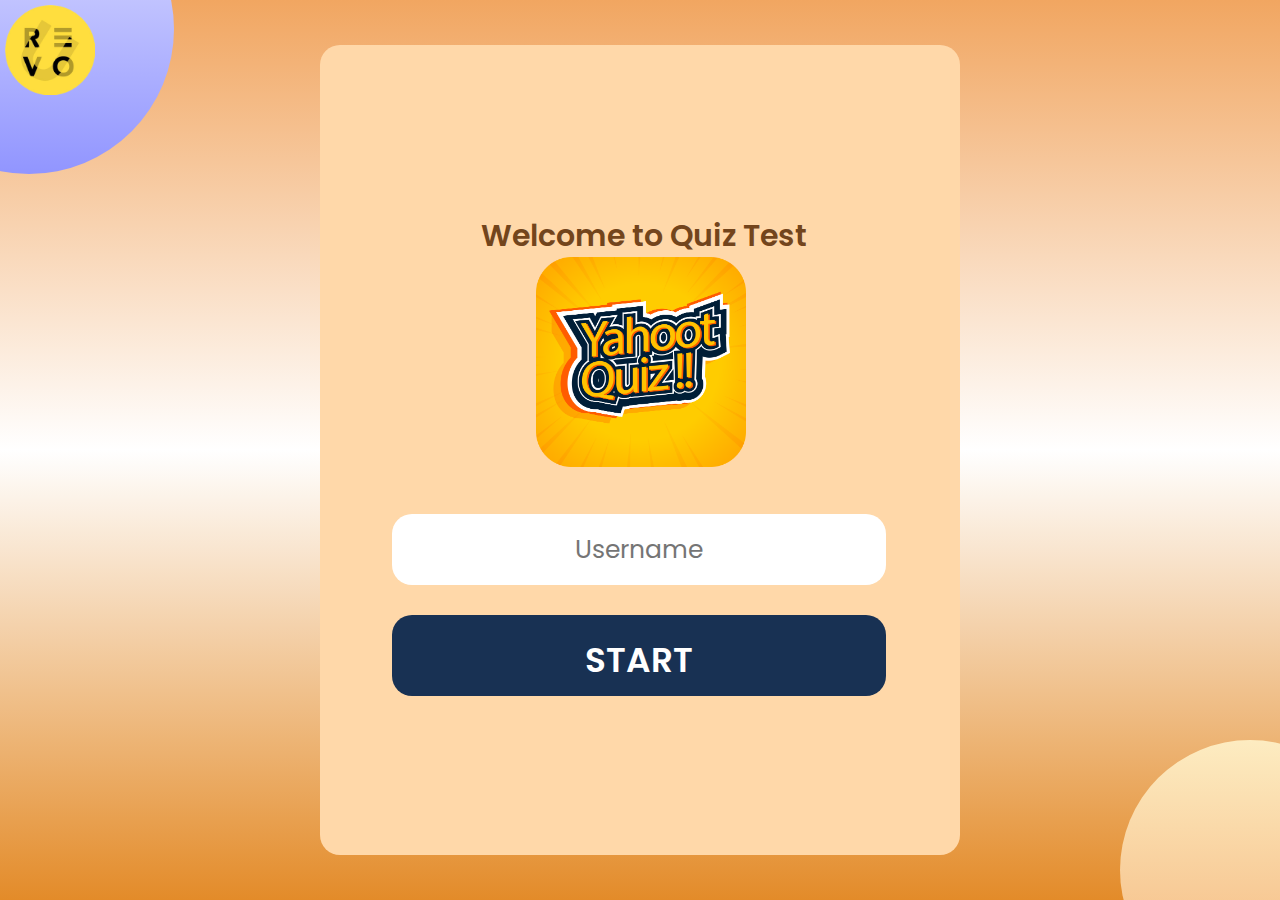
<file: index.html>
<!DOCTYPE html>
<html lang="en" dir="ltr">

<head>
    <meta charset="UTF-8" />
    <meta http-equiv="X-UA-Compatible" content="ie=edge" />
    <meta name="viewport" content="width=device-width, initial-scale=1.0, maximum-scale=1.0, user-scalable=no">

    <title>Yahoot Quizz!!</title>
    <link rel="stylesheet" href="./css/index.css" />
</head>

<body>
    <div class="bulet1">
    </div>
    <div class="bulet2">
    </div>

    <div class="logo2">
        <img src="img/revou.png" width="90" height="90">
    </div>

    <div class="container">
        <div class="form">
            <div class="title">
                Welcome to Quiz Test
            </div>

            <div class="logo1">
                <img src="img/yahoot.png" width="210" height="210">
            </div>

            <div class="field">
                <input type="text" name="usr" placeholder="Username" id="username" required>
            </div>
            <div class="field btn">
                <button class="center-button" onclick="simpanData()">START</button>
            </div>
        </div>
        <script src="js/login-script.js"></script>
</body>

</html>
</file>
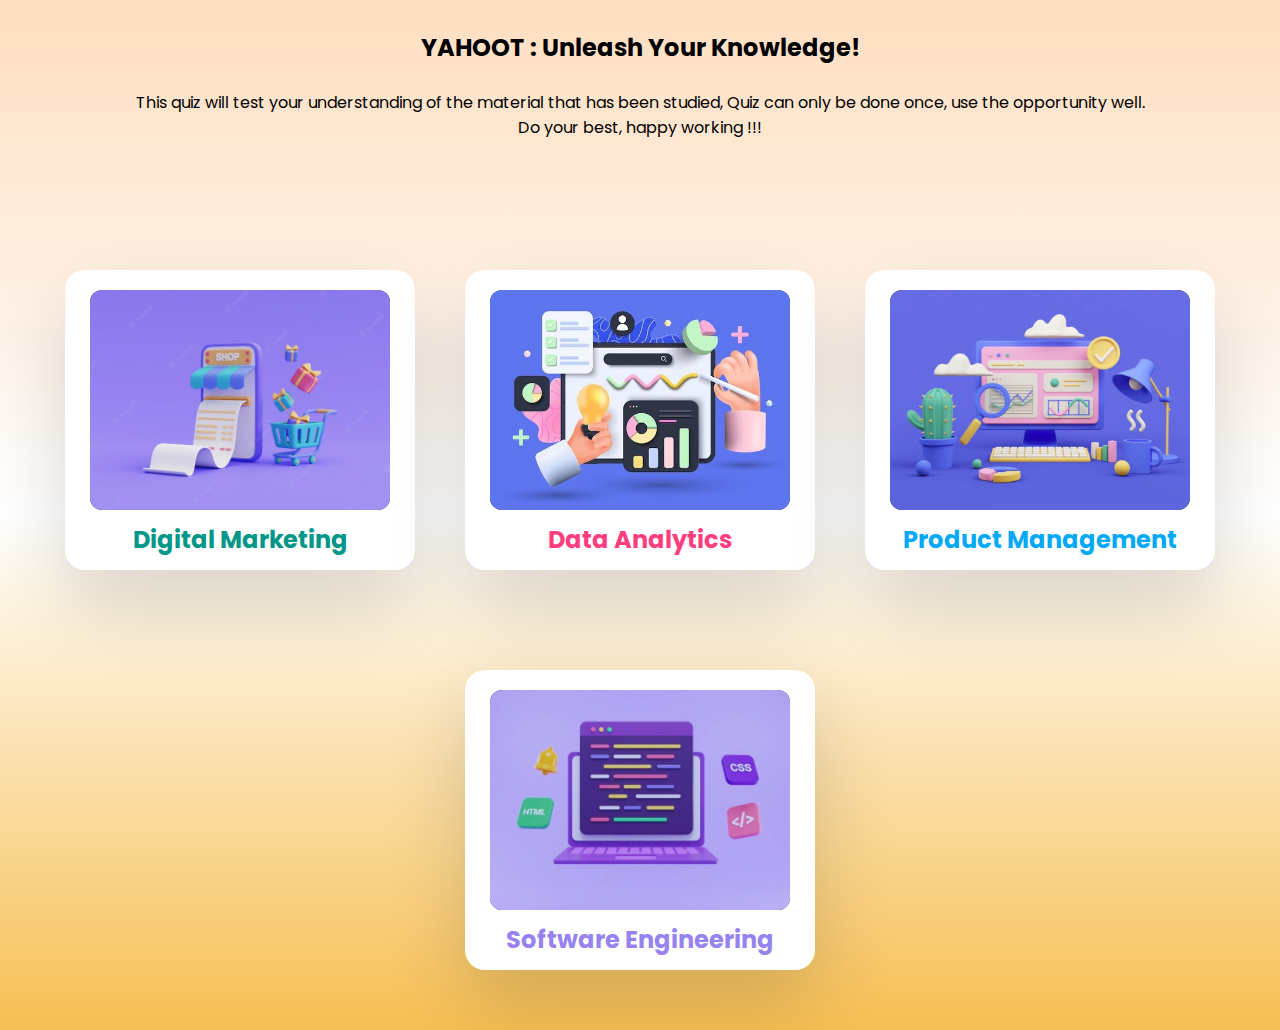
<file: menu-category.html>
<!DOCTYPE html>
<html lang="en" dir="ltr">

<head>
    <meta charset="UTF-8" />
    <meta http-equiv="X-UA-Compatible" content="ie=edge" />
    <meta name="viewport" content="width=device-width, initial-scale=1.0, maximum-scale=1.0, user-scalable=no" />

    <title>Yahoot Quizz!!</title>
    <link rel="stylesheet" href="./css/menu-category.css" />

</head>
<div class="container">
    <div class="title">
        <center>
            <h2>YAHOOT : Unleash Your Knowledge!</h2>
        </center>
        <center>
            <br>This quiz will test your understanding of the material that has been studied, Quiz can only be done once, use the opportunity well. <br>Do your best, happy working !!!</br></p>
        </center>
    </div>


    <body>

        <body>
            <!-- <h1>select material</h1> -->
            <div class="container">
                <div class="card" style="--clr: #009688">
                    <div class="img-box">
                        <img src="./img/DM.jpg">
                    </div>
                    <div class="content">
                        <!-- <h2>Intro to Front-End Development Technologies</h2> -->
                        <h2>Digital Marketing</h2>
                        <p>
                            Digital marketing is a way of marketing using the internet and digital technology. This includes using search engines, websites, social media, email and online advertising to promote products
                        </p>
                        <a href="./quiz-DM.html">PLAY QUIZ NOW!</a>
                    </div>
                </div>
                <div class="card" style="--clr: #FF3E7F">
                    <div class="img-box">
                        <img src="./img/DA.jpg">
                    </div>
                    <div class="content">
                        <!-- <h2>JavaScript Implementation</h2> -->
                        <h2>Data Analytics</h2>
                        <p>
                            Digital marketing is a way of marketing using the internet and digital technology.
                        </p>
                        <a href="./quiz-DA.html">PLAY QUIZ NOW!</a>
                    </div>
                </div>
                <div class="card" style="--clr: #03A9F4">
                    <div class="img-box">
                        <img src="./img/PM.jpg">
                    </div>
                    <div class="content">
                        <h2>Product Management</h2>
                        <p>
                            Product management is the process of managing and developing products from start to finish
                        </p>
                        <a href="./quiz-PM.html">PLAY QUIZ NOW!</a>
                    </div>
                </div>
                <div class="card" style="--clr: #9683EF">
                    <div class="img-box">
                        <img src="./img/SWE.jpg">
                    </div>
                    <div class="content">
                        <h2>Software Engineering</h2>
                        <p>
                            Software engineering is the discipline and practice of designing, developing and maintaining software in a systematic and structured approach
                        </p>
                        <a href="./quiz-SE.html">PLAY QUIZ NOW!</a>
                    </div>
                </div>
            </div>
        </body>
        <!-- partial -->

    </body>

</html>
</file>
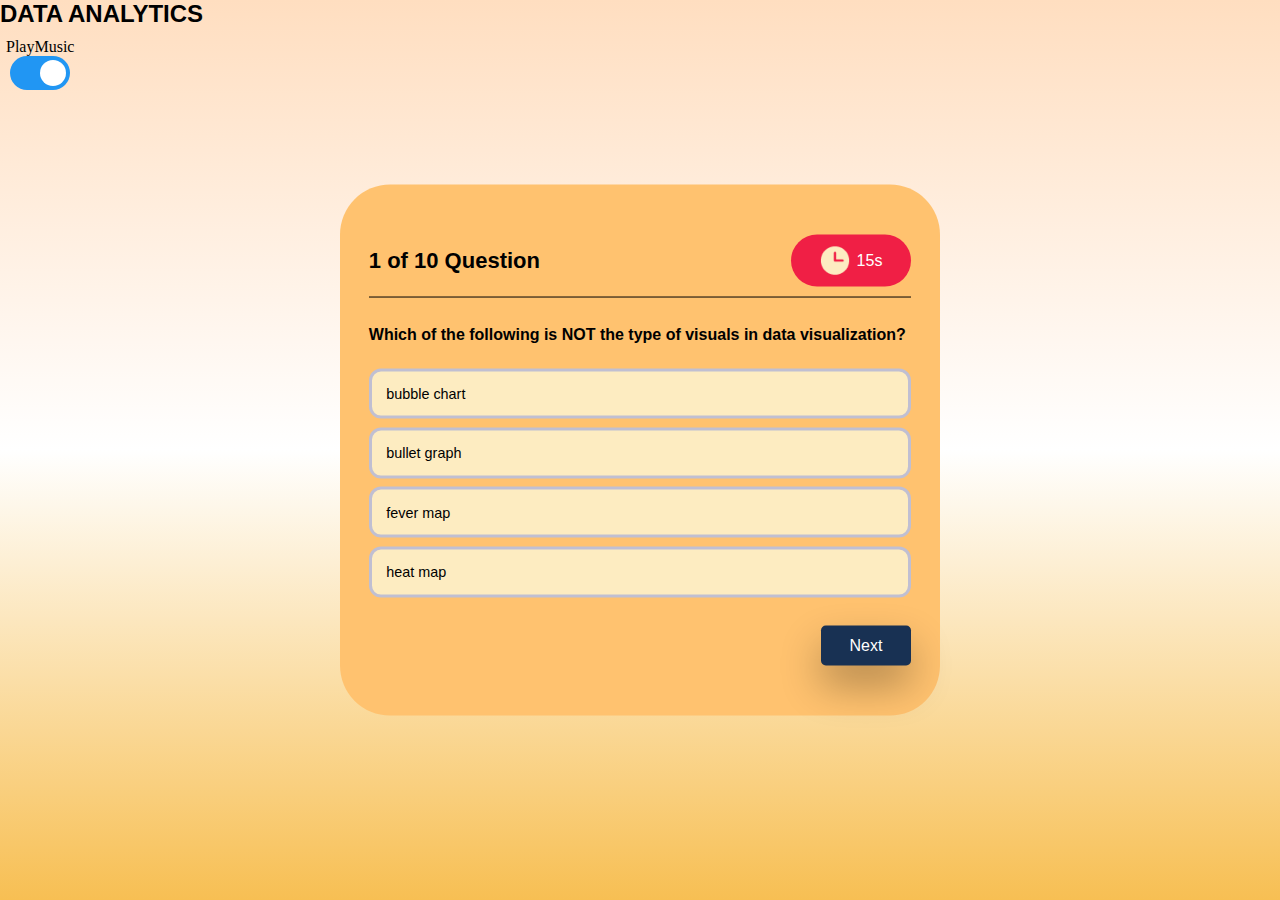
<file: quiz-DA.html>
<!DOCTYPE html>
<html lang="en">

<head>
    <!-- Required meta tags -->
    <meta charset="utf-8" />
    <meta name="viewport" content="width=device-width, initial-scale=1" />
    <meta name="viewport" content="width=device-width, initial-scale=1.0, maximum-scale=1.0, user-scalable=no" />

    <!-- CSS -->
    <link rel="stylesheet" href="./css/stylequiz-DA.css" />
    <div class="bg1">
    </div>
    <title>Yahoo Quizz!!</title>
    <h2>DATA ANALYTICS</h2>
</head>

<body>

    <!-- Play Music -->
    <div class="music">
        <span class="music">PlayMusic</span>
    </div>
    <label class="switch"> <!--untuk membuat label untuk input checkbox-->
          <input type="checkbox" id="audioSwitch"> <!--tombol on/off yang akan mengontrol status audio-->
          <span class="slider round"></span>  <!--untuk membuat tampilan on/off dalam bentuk slider dengan bentuk bulat-->
        </label>
    <!-- </div> -->
    </div>


    <!-- Further code here -->
    <!-- <div class="start-screen">
        <button id="start-button">Start</button>
    </div> -->
    <!-- <div class="quiz-time">
        <img src="./img/iconquiztime.png" width="60px" height="40px" /> </div> -->

    <div id="display-container">
        <div class="header">
            <div class="number-of-count">
                <span class="number-of-question">1 of 10 questions</span>
            </div>

            <div class="timer-div">
                <img src="img/time.png" width="30px" height="30px" />
                <span class="time-left">15s</span>
            </div>
        </div>


        <div id="container">
            <!-- questions and options will be displayed here -->
        </div>
        <button id="next-button">Next</button>


        <script src="./js/script-quiz-DA.js"></script>
</body>

</html>
</file>
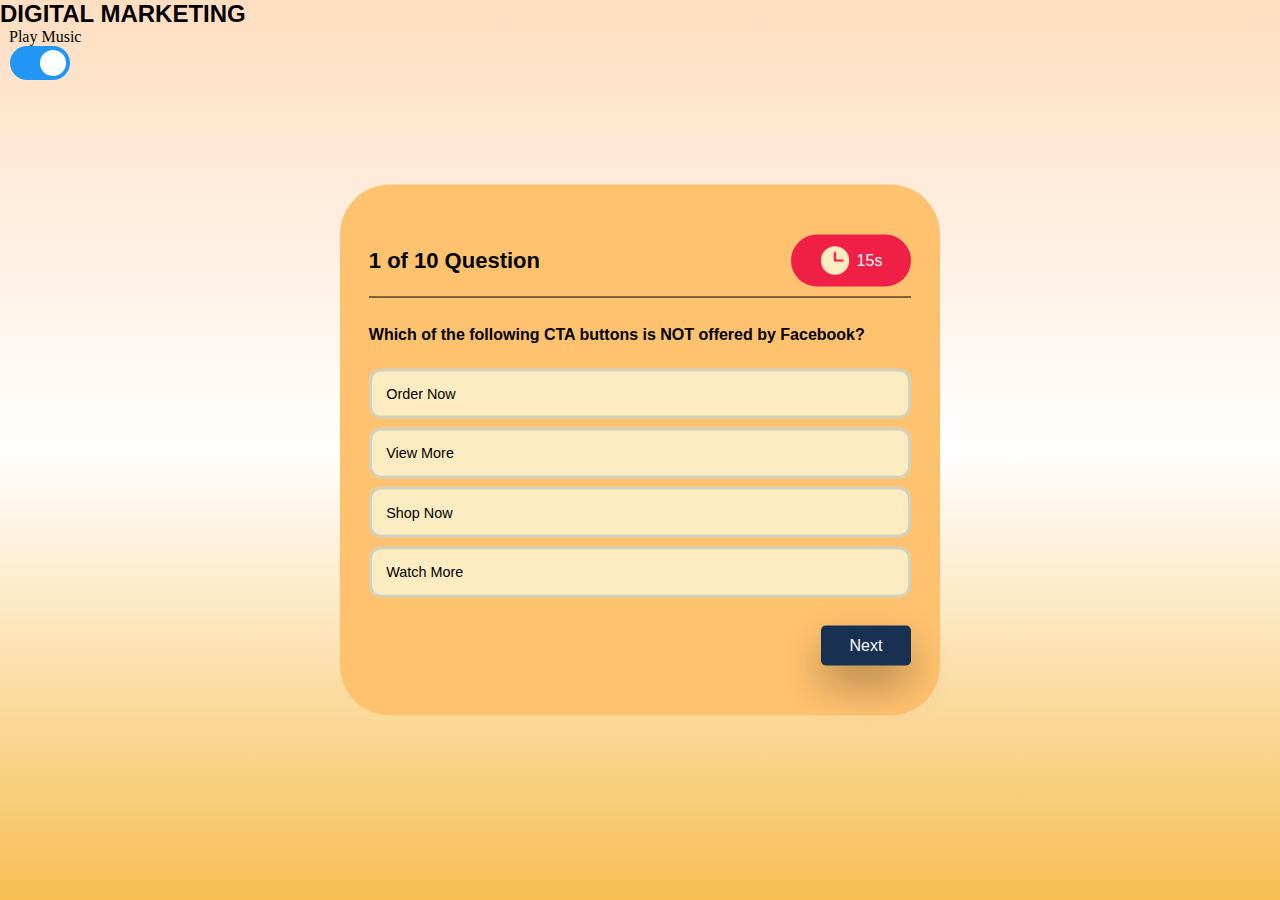
<file: quiz-DM.html>
<!DOCTYPE html>
<html lang="en">

<head>
    <!-- Required meta tags -->
    <meta charset="utf-8" />
    <meta name="viewport" content="width=device-width, initial-scale=1" />
    <meta name="viewport" content="width=device-width, initial-scale=1.0, maximum-scale=1.0, user-scalable=no" />

    <!-- CSS -->
    <link rel="stylesheet" href="./css/stylequiz-DM.css" />
    <div class="bg1">
    </div>
    <title>Yahoo Quizz!!</title>
    <h2>DIGITAL MARKETING</h2>
</head>

<body>

    <!-- Play Music -->
    <div class="music-container">
        <span class="music">Play Music</span>
    </div>
    <label class="switch"> <!--untuk membuat label untuk input checkbox-->
          <input type="checkbox" id="audioSwitch"> <!--tombol on/off yang akan mengontrol status audio-->
          <span class="slider round"></span>  <!--untuk membuat tampilan on/off dalam bentuk slider dengan bentuk bulat-->
        </label>
    <!-- </div> -->
    </div>


    <!-- Further code here -->
    <!-- <div class="start-screen">
        <button id="start-button">Start</button>
    </div> -->
    <!-- <div class="quiz-time">
        <img src="./img/iconquiztime.png" width="60px" height="40px" /> </div> -->

    <div id="display-container">
        <div class="header">
            <div class="number-of-count">
                <span class="number-of-question">1 of 10 questions</span>
            </div>

            <div class="timer-div">
                <img src="img/time.png" width="30px" height="30px" />
                <span class="time-left">15s</span>
            </div>
        </div>


        <div id="container">
            <!-- questions and options will be displayed here -->
        </div>
        <button id="next-button">Next</button>


        <script src="./js/script-quiz-DM.js"></script>
</body>

</html>
</file>
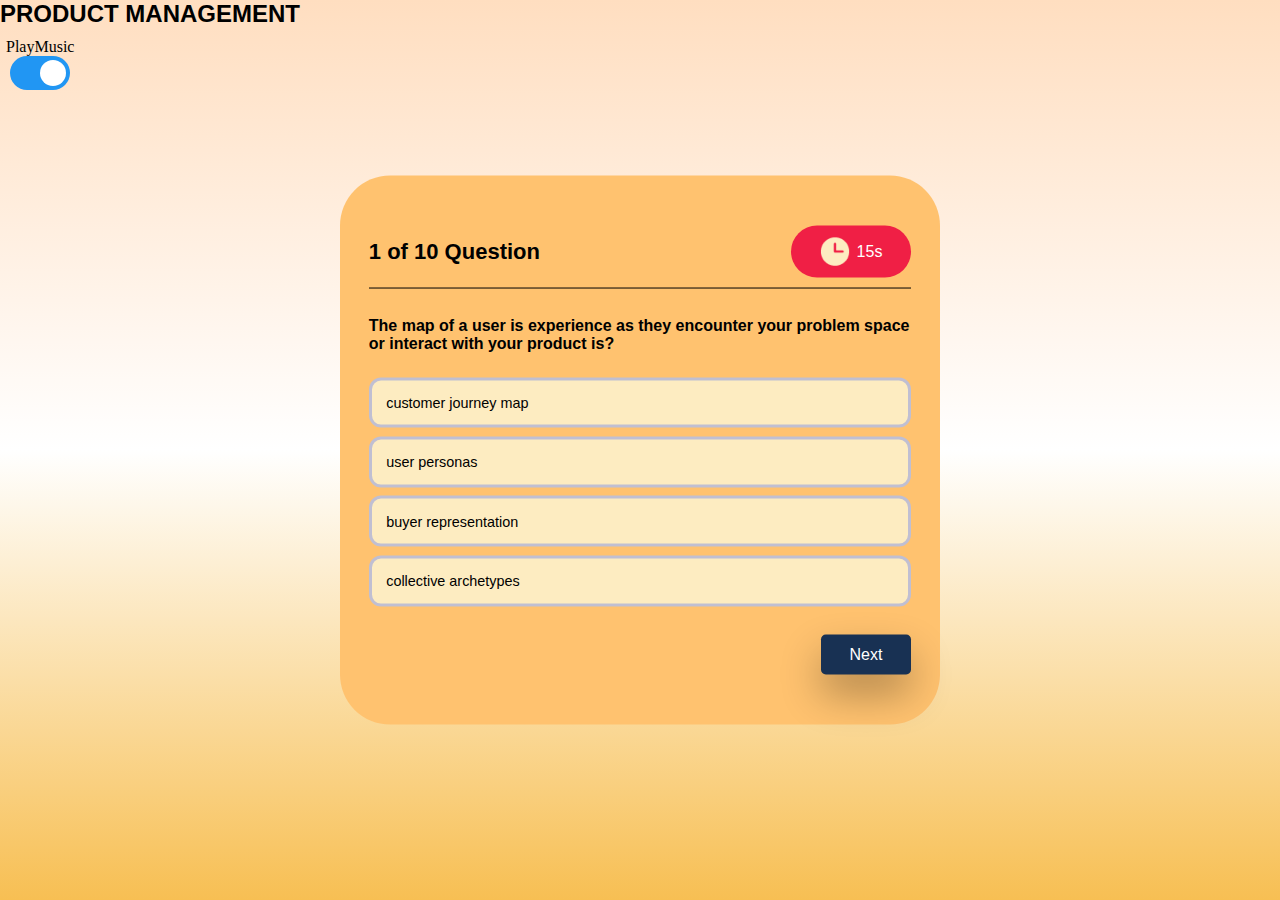
<file: quiz-PM.html>
<!DOCTYPE html>
<html lang="en">

<head>
    <!-- Required meta tags -->
    <meta charset="utf-8" />
    <meta name="viewport" content="width=device-width, initial-scale=1" />
    <meta name="viewport" content="width=device-width, initial-scale=1.0, maximum-scale=1.0, user-scalable=no" />

    <!-- CSS -->
    <link rel="stylesheet" href="./css/stylequiz-PM.css" />
    <div class="bg1">
    </div>
    <title>Yahoo Quizz!!</title>
    <h2>PRODUCT MANAGEMENT</h2>
</head>

<body>

    <!-- Play Music -->
    <div class="music">
        <span class="music">PlayMusic</span>
    </div>
    <label class="switch"> <!--untuk membuat label untuk input checkbox-->
          <input type="checkbox" id="audioSwitch"> <!--tombol on/off yang akan mengontrol status audio-->
          <span class="slider round"></span>  <!--untuk membuat tampilan on/off dalam bentuk slider dengan bentuk bulat-->
        </label>
    <!-- </div> -->
    </div>


    <!-- Further code here -->
    <!-- <div class="start-screen">
        <button id="start-button">Start</button>
    </div> -->
    <!-- <div class="quiz-time">
        <img src="./img/iconquiztime.png" width="60px" height="40px" /> </div> -->

    <div id="display-container">
        <div class="header">
            <div class="number-of-count">
                <span class="number-of-question">1 of 10 questions</span>
            </div>

            <div class="timer-div">
                <img src="img/time.png" width="30px" height="30px" />
                <span class="time-left">15s</span>
            </div>
        </div>


        <div id="container">
            <!-- questions and options will be displayed here -->
        </div>
        <button id="next-button">Next</button>


        <script src="./js/script-quiz-PM.js"></script>
</body>

</html>
</file>
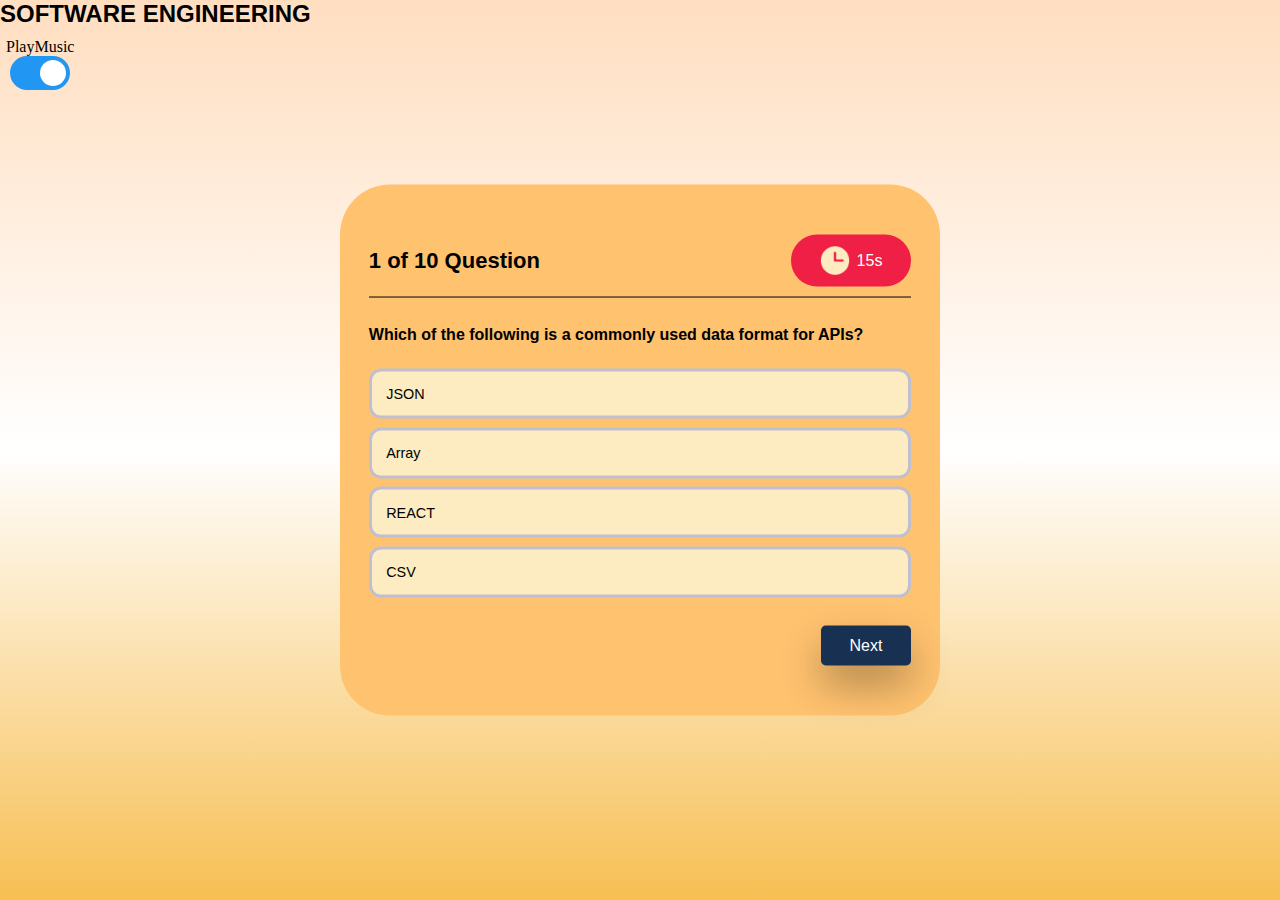
<file: quiz-SE.html>
<!DOCTYPE html>
<html lang="en">

<head>
    <!-- Required meta tags -->
    <meta charset="utf-8" />
    <meta name="viewport" content="width=device-width, initial-scale=1" />
    <meta name="viewport" content="width=device-width, initial-scale=1.0, maximum-scale=1.0, user-scalable=no" />

    <!-- CSS -->
    <link rel="stylesheet" href="./css/stylequiz-SE.css" />
    <div class="bg1">
    </div>
    <title>Yahoo Quizz!!</title>
    <h2>SOFTWARE ENGINEERING</h2>
</head>

<body>

    <!-- Play Music -->
    <div class="music">
        <span class="music">PlayMusic</span>
    </div>
    <label class="switch"> <!--untuk membuat label untuk input checkbox-->
          <input type="checkbox" id="audioSwitch"> <!--tombol on/off yang akan mengontrol status audio-->
          <span class="slider round"></span>  <!--untuk membuat tampilan on/off dalam bentuk slider dengan bentuk bulat-->
        </label>
    <!-- </div> -->
    </div>


    <!-- Further code here -->
    <!-- <div class="start-screen">
        <button id="start-button">Start</button>
    </div> -->
    <!-- <div class="quiz-time">
        <img src="./img/iconquiztime.png" width="60px" height="40px" /> </div> -->

    <div id="display-container">
        <div class="header">
            <div class="number-of-count">
                <span class="number-of-question">1 of 10 questions</span>
            </div>

            <div class="timer-div">
                <img src="img/time.png" width="30px" height="30px" />
                <span class="time-left">15s</span>
            </div>
        </div>


        <div id="container">
            <!-- questions and options will be displayed here -->
        </div>
        <button id="next-button">Next</button>


        <script src="./js/script-quiz-SE.js"></script>
</body>

</html>
</file>
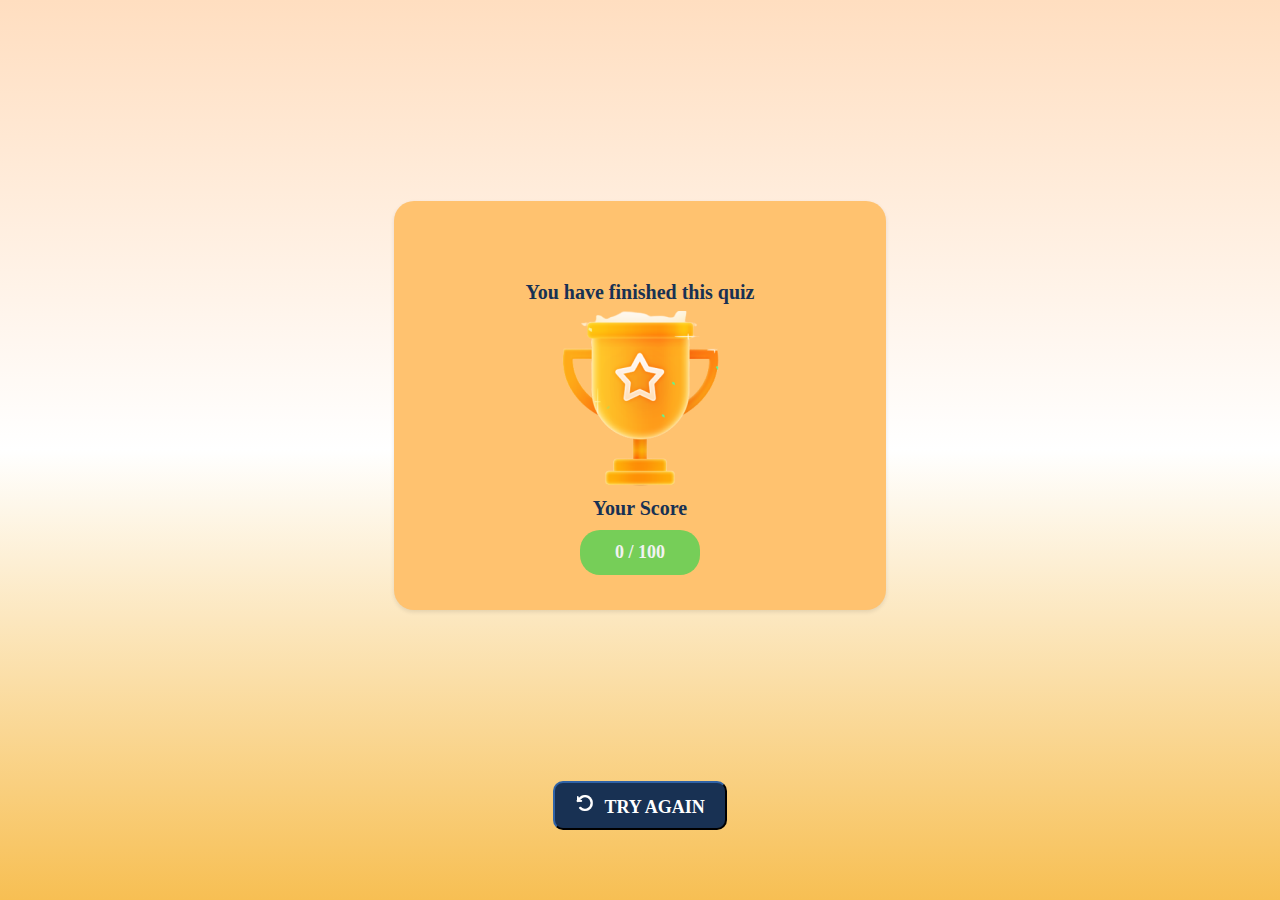
<file: result.html>
<!DOCTYPE html>
<html lang="en">

<head>
    <!-- Required meta tags -->
    <meta charset="utf-8" />
    <meta name="viewport" content="width=device-width, initial-scale=1" />
    <meta name="viewport" content="width=device-width, initial-scale=1.0, maximum-scale=1.0, user-scalable=no" />

    <!-- CSS -->
    <link rel="stylesheet" href="./css/resultt.css" />
    <title>Yahoot Quizz! Result</title>
    <!-- <div class="bg-1"></div> -->
</head>

<body>
    <div class="bg-1"></div>

    <!-- <div class="bulet1"></div>
    <div class="bulet2"></div> -->

    <div class="result-container">
        <div class="card">
            <h1 id="congratulations" class="congratulations"></h1>
            <p class="you-have-finished-this-quiz">You have finished this quiz</p>
            <img class="trophy" src="img/Trophy.png" alt="Trophy" />
            <div class="you-score">Your Score</div>
            <div class="score-container">
                <div id="user-score" class="user-score"></div>
            </div>
        </div>
    </div>

    <div class="try-again-container">
        <button id="try_again" class="try-again-button">
        <img class="try-again-image" src="img/try-again.png" alt="Retry" />
        TRY AGAIN
      </button>
    </div>

    <script src="./js/result.js"></script>



</body>

</html>
</file>
<file: css/index.css>
@import url('https://fonts.googleapis.com/css?family=Poppins:400,500,600,700&display=swap');
* {
    margin: 0;
    padding: 0;
    box-sizing: border-box;
    font-family: 'Poppins', sans-serif;
}

html,
body {
    overflow: hidden;
    position: relative;
    display: grid;
    height: 100%;
    width: 100%;
    place-items: center;
    background: linear-gradient(#F1A661, #ffffff, #E38B29 100%);
    /* background: linear-gradient(180deg, #e0e1ff 0%, #9195ff 100%) */
}

.container {
    display: flex;
    /* position: relative; */
    flex-direction: column;
    justify-content: center;
    align-items: center;
    padding: 70px 40px;
    gap: 70px;
    position: absolute;
    width: 50%;
    height: 90%;
    /* width: auto;
    height: auto; */
    /* left: calc(50% - 790px / 2);
    top: calc(50% - 846.81px / 2); */
    background: #FFD8A9;
    border-radius: 20px;
}

.title {
    width: 468px;
    height: 48px;
    font-family: 'Poppins';
    font-style: normal;
    font-weight: 600;
    font-size: 30px;
    line-height: 63px;
    display: flex;
    align-items: center;
    margin-left: 150px;
    margin-bottom: 5px;
    color: #73451c;
    flex-wrap: wrap;
    flex: 1 0 140px;
}

input {
    display: flex;
    flex-direction: column;
    align-items: center;
    padding: 20px 40px;
    gap: 10px;
    text-align: center;
    font-family: 'Poppins';
    font-style: normal;
    font-weight: 400;
    /* font-size: 50px; */
    text-align: center;
    width: 80%;
    margin-left: 61px;
    margin-top: 20px;
    margin-bottom: 30px;
    height: 71px;
    background: #ffffff;
    border-radius: 20px;
    font-size: 25px;
    border: none;
    flex: none;
    order: 0;
    flex-grow: 0;
}

.logo1 {
    border-radius: px;
    flex: none;
    order: 1;
    flex-grow: 0;
    margin-left: 205px;
    margin-bottom: 40px;
    background-color: rgba(255, 255, 255, 0);
}

.logo2 {
    position: absolute;
    width: 90px;
    height: 90px;
    left: 5px;
    top: 5px;
    border-radius: 50%;
}

button {
    width: 80%;
    /* Ubah ukuran button agar mengisi lebar container */
    margin-top: 15px;
    margin-left: 61px;
    display: flex;
    flex-wrap: wrap;
    flex-direction: row;
    justify-content: center;
    align-items: center;
    padding: 20px 40px;
    gap: 10px;
    font-size: 16px;
    border: none;
    font-family: 'Poppins';
    font-style: normal;
    font-weight: 600;
    font-size: 34.25px;
    color: #ffffff;
    height: 81px;
    background: #183153;
    border-radius: 20px;
    flex: none;
    order: 1;
    align-self: stretch;
    flex-grow: 0;
}

button:hover {
    background-color: #ffd401;
    color: #183153;
}

.bulet1 {
    border-radius: 50%;
    position: absolute;
    width: 290px;
    height: 290px;
    left: -116px;
    top: -116px;
    background: linear-gradient(180deg, #e0e1ff 0%, #9195ff 100%);
}

.bulet2 {
    border-radius: 50%;
    position: fixed;
    margin-left: 1700px;
    width: 260px;
    height: 260px;
    margin-top: 700px;
    right: -100px;
    bottom: -100px;
    background: linear-gradient(180deg, #fdecc1 0%, #f4b47a 100%);
}
</file>
<file: css/menu-category.css>
@import url('https://fonts.googleapis.com/css2?family=Poppins:wght@200;300;400;500;600;700;800;900&display=swap');
* {
    margin: 0;
    padding: 0;
    box-sizing: border-box;
    font-family: 'Poppins', sans-serif;
}

body {
    display: flex;
    justify-content: center;
    align-items: center;
    min-height: 100vh;
    background: linear-gradient(#ffdec0, #ffffff, #f7bf53 100%);
}

.container {
    display: flex;
    flex-wrap: wrap;
    justify-content: center;
    align-items: flex-start;
    gap: 100px 50px;
    padding: 30px 30px;
}

.container .card {
    order: 2;
    /* Menentukan urutan card */
    position: relative;
    display: flex;
    justify-content: center;
    align-items: flex-start;
    width: 350px;
    max-width: 100%;
    height: 300px;
    background: white;
    border-radius: 20px;
    transition: 0.5s;
    box-shadow: 0 35px 80px rgba(0, 0, 0, 0.15);
}

.container .card:hover {
    height: 400px;
    cursor: pointer;
}

.container .card .img-box {
    position: absolute;
    top: 20px;
    width: 300px;
    height: 220px;
    background: #333;
    border-radius: 12px;
    overflow: hidden;
    transition: 0.5s;
}

.container .card:hover .img-box {
    top: -100px;
    scale: 0.75;
    box-shadow: 0 15px 45px rgba(0, 0, 0, 0.2);
}

.container .card .img-box img {
    position: absolute;
    top: 0;
    left: 0;
    width: 100%;
    height: 100%;
    object-fit: cover;
}

.container .card .content {
    position: absolute;
    top: 252px;
    width: 100%;
    height: 35px;
    padding: 0 30px;
    text-align: center;
    overflow: hidden;
    transition: 0.5s;
}

.container .card:hover .content {
    top: 130px;
    height: 250px;
}

.container .card .content h2 {
    font-size: 1.5rem;
    font-weight: 700;
    color: var(--clr);
}

.container .card .content p {
    color: #333;
}

.container .card .content a {
    position: relative;
    top: 15px;
    display: inline-block;
    padding: 12px 25px;
    text-decoration: none;
    background: var(--clr);
    color: white;
    font-weight: 500;
}

.container .card .content a:hover {
    opacity: 0.8;
}

@media (max-width: 480px) {
    .container .card {
        width: 230px;
        border-radius: 15px;
    }
    .container .card .img-box {
        width: 185px;
        border-radius: 10px;
    }
    .container .card .content p {
        font-size: 0.8rem;
    }
    .container .card .content a {
        font-size: 0.9rem;
    }
}
</file>
<file: css/stylequiz-DA.css>
* {
    padding: 0;
    margin: 0;
    box-sizing: border-box;
    font-family: 'Poppins', sans-serif;
}

html,
body {
    height: 100%;
}

body {
    display: flex;
    flex-direction: column;
    font-family: var(--font-family-poppins);
    font-size: var(--font-size-m);
    background: linear-gradient(#ffdec0, #ffffff, #f7bf53 100%);
    /* position: fixed; */
}

.start-screen,
.score-container {
    position: absolute;
    top: 0;
    width: 100%;
    height: 100%;
    display: flex;
    flex-direction: column;
    align-items: center;
    justify-content: center;
}

button {
    border: none;
    outline: none;
    cursor: pointer;
}

#start-button,
#try_again {
    font-size: 1.3em;
    padding: 0.5em 1.8em;
    border-radius: 0.2em;
    box-shadow: 0 20px 30px rgba(0, 0, 0, 0.4);
}

#try_again {
    margin-top: 0.9em;
}

#quiz-time {
    position: relative;
    align-items: center;
    display: flex;
    margin-bottom: 30%;
    width: 60px;
    height: 70px;
}

#display-container {
    background-color: #FFC26F;
    padding: 3.1em 1.8em;
    width: 80%;
    max-width: 37.5em;
    margin: 0 auto;
    position: absolute;
    transform: translate(-50%, -50%);
    top: 50%;
    left: 50%;
    border-radius: 50px;
}

.header {
    margin-bottom: 1.8em;
    display: flex;
    justify-content: space-between;
    align-items: center;
    padding-bottom: 0.6em;
    border-bottom: 0.1em solid #000;
}

.number-of-question {
    font-size: 22px;
    font-family: var(--font-family-poppins);
    font-weight: 900;
}

.timer-div {
    background-color: #F01F45;
    width: 7.5em;
    border-radius: 1.8em;
    display: flex;
    align-items: center;
    justify-content: space-between;
    padding: 0.7em 1.8em;
    color: #ffffff;
}

.question {
    margin-bottom: 1.25em;
    font-weight: 600;
}

.option-div {
    font-size: 0.9em;
    width: 100%;
    padding: 1em;
    margin: 0.3em 0;
    text-align: left;
    outline: 4px;
    background: #fdecc1;
    border: 3px solid #c0bfd2;
    border-radius: 12px;
}

.option-div:disabled {
    color: #4e0707;
    cursor: not-allowed;
}

.option-div:hover {
    background-color:#FFD401;
}

#next-button {
    font-size: 1em;
    margin-top: 1.5em;
    background-color: #183153;
    border-color: #183118;
    color: #ffffff;
    padding: 0.7em 1.8em;
    border-radius: 0.3em;
    float: right;
    box-shadow: 0px 20px 40px rgba(0, 0, 0, 0.3);
}

#next-button:hover {
    background-color: #FFD401;
    color: #183153;
}

.hide {
    display: none;
}

.incorrect {
    background-color: #ffcfd8;
    color: #f01f45;
    border-color: #f01f45;
}

.correct {
    background-color: #d0ffd5;
    color: #52f562;
    border-color: #52f562;
}

#user-score {
    font-size: 1.5em;
    color: #ffffff;
}


/* switch */

.switch {
    position: relative;
    display: inline-block;
    margin-left: 10px;
    width: 60px;
    height: 34px;
}

.music {
    font-family: 'poppins';
    margin-top: 10px;
    margin-left: 3px;
}

.switch input {
    opacity: 0;
    width: 0;
    height: 0;
}

.slider {
    position: absolute;
    cursor: pointer;
    top: 0;
    left: 0;
    right: 0;
    bottom: 0;
    background-color: rgba(223, 43, 43, 0.933);
    -webkit-transition: 0.4s;
    transition: 0.4s;
}

.slider:before {
    position: absolute;
    content: '';
    height: 26px;
    width: 26px;
    left: 4px;
    bottom: 4px;
    background-color: rgb(255, 255, 255);
    -webkit-transition: 0.4s;
    transition: 0.4s;
}

input:checked+.slider {
    background-color: #2196f3;
}

input:focus+.slider {
    box-shadow: 0 0 1px #2196f3;
}

input:checked+.slider:before {
    -webkit-transform: translateX(26px);
    -ms-transform: translateX(26px);
    transform: translateX(26px);
}


/* Style the slider round */

.slider.round {
    border-radius: 34px;
}

.slider.round:before {
    border-radius: 50%;
}
</file>
<file: css/stylequiz-DM.css>
* {
    padding: 0;
    margin: 0;
    box-sizing: border-box;
    font-family: 'Poppins', sans-serif;
}

html,
body {
    height: 100%;
}

body {
    display: flex;
    flex-direction: column;
    font-family: var(--font-family-poppins);
    font-size: var(--font-size-m);
    background: linear-gradient(#ffdec0, #ffffff, #f7bf53 100%);
    /* position: fixed; */
}

.start-screen,
.score-container {
    position: absolute;
    top: 0;
    width: 100%;
    height: 100%;
    display: flex;
    flex-direction: column;
    align-items: center;
    justify-content: center;
}

button {
    border: none;
    outline: none;
    cursor: pointer;
}

#start-button,
#try_again {
    font-size: 1.3em;
    padding: 0.5em 1.8em;
    border-radius: 0.2em;
    box-shadow: 0 20px 30px rgba(0, 0, 0, 0.4);
}

#try_again {
    margin-top: 0.9em;
}

#quiz-time {
    position: relative;
    align-items: center;
    display: flex;
    margin-bottom: 30%;
    width: 60px;
    height: 70px;
}

#display-container {
    background-color: #FFC26F;
    padding: 3.1em 1.8em;
    width: 80%;
    max-width: 37.5em;
    margin: 0 auto;
    position: absolute;
    transform: translate(-50%, -50%);
    top: 50%;
    left: 50%;
    border-radius: 50px;
}

.header {
    margin-bottom: 1.8em;
    display: flex;
    justify-content: space-between;
    align-items: center;
    padding-bottom: 0.6em;
    border-bottom: 0.1em solid #000;
}

.number-of-question {
    font-size: 22px;
    font-family: var(--font-family-poppins);
    font-weight: 900;
}

.timer-div {
    background-color: #F01F45;
    width: 7.5em;
    border-radius: 1.8em;
    display: flex;
    align-items: center;
    justify-content: space-between;
    padding: 0.7em 1.8em;
    color: #ffffff;
}

.question {
    margin-bottom: 1.25em;
    font-weight: 600;
}

.option-div {
    font-size: 0.9em;
    width: 100%;
    padding: 1em;
    margin: 0.3em 0;
    text-align: left;
    outline: 4px;
    background: #fdecc1;
    border: 3px solid #d2d1bf;
    border-radius: 12px;
}

.option-div:disabled {
    color: #4e0707;
    cursor: not-allowed;
}

.option-div:hover {
    background-color:#FFD401;
}


#next-button {
    font-size: 1em;
    margin-top: 1.5em;
    background-color: #183153;
    border-color: #183118;
    color: #ffffff;
    padding: 0.7em 1.8em;
    border-radius: 0.3em;
    float: right;
    box-shadow: 0px 20px 40px rgba(0, 0, 0, 0.3);
}

#next-button:hover {
    background-color: #FFD401;
    color: #183153;
}

.hide {
    display: none;
}

.incorrect {
    background-color: #ffcfd8;
    color: #f01f45;
    border-color: #f01f45;
}

.correct {
    background-color: #d0ffd5;
    color: #52f562;
    border-color: #52f562;
}

#user-score {
    font-size: 1.5em;
    color: #ffffff;
}


/* switch */

.switch {
    position: relative;
    display: inline-block;
    margin-left: 10px;
    width: 60px;
    height: 34px;
}

.music {
    font-family: 'poppins';
    margin-top: 10px;
    margin-left: 9px;
}

.switch input {
    opacity: 0;
    width: 0;
    height: 0;
}

.slider {
    position: absolute;
    cursor: pointer;
    top: 0;
    left: 0;
    right: 0;
    bottom: 0;
    background-color: rgba(223, 43, 43, 0.933);
    -webkit-transition: 0.4s;
    transition: 0.4s;
}

.slider:before {
    position: absolute;
    content: '';
    height: 26px;
    width: 26px;
    left: 4px;
    bottom: 4px;
    background-color: rgb(255, 255, 255);
    -webkit-transition: 0.4s;
    transition: 0.4s;
}

input:checked+.slider {
    background-color: #2196f3;
}

input:focus+.slider {
    box-shadow: 0 0 1px #2196f3;
}

input:checked+.slider:before {
    -webkit-transform: translateX(26px);
    -ms-transform: translateX(26px);
    transform: translateX(26px);
}


/* Style the slider round */

.slider.round {
    border-radius: 34px;
}

.slider.round:before {
    border-radius: 50%;
}
</file>
<file: css/stylequiz-PM.css>
* {
    padding: 0;
    margin: 0;
    box-sizing: border-box;
    font-family: 'Poppins', sans-serif;
}

html,
body {
    height: 100%;
}

body {
    display: flex;
    flex-direction: column;
    font-family: var(--font-family-poppins);
    font-size: var(--font-size-m);
    background: linear-gradient(#ffdec0, #ffffff, #f7bf53 100%);
    /* position: fixed; */
}

.start-screen,
.score-container {
    position: absolute;
    top: 0;
    width: 100%;
    height: 100%;
    display: flex;
    flex-direction: column;
    align-items: center;
    justify-content: center;
}

button {
    border: none;
    outline: none;
    cursor: pointer;
}

#start-button,
#try_again {
    font-size: 1.3em;
    padding: 0.5em 1.8em;
    border-radius: 0.2em;
    box-shadow: 0 20px 30px rgba(0, 0, 0, 0.4);
}

#try_again {
    margin-top: 0.9em;
}

#quiz-time {
    position: relative;
    align-items: center;
    display: flex;
    margin-bottom: 30%;
    width: 60px;
    height: 70px;
}

#display-container {
    background-color: #FFC26F;
    padding: 3.1em 1.8em;
    width: 80%;
    max-width: 37.5em;
    margin: 0 auto;
    position: absolute;
    transform: translate(-50%, -50%);
    top: 50%;
    left: 50%;
    border-radius: 50px;
}

.header {
    margin-bottom: 1.8em;
    display: flex;
    justify-content: space-between;
    align-items: center;
    padding-bottom: 0.6em;
    border-bottom: 0.1em solid #000;
}

.number-of-question {
    font-size: 22px;
    font-family: var(--font-family-poppins);
    font-weight: 900;
}

.timer-div {
    background-color: #F01F45;
    width: 7.5em;
    border-radius: 1.8em;
    display: flex;
    align-items: center;
    justify-content: space-between;
    padding: 0.7em 1.8em;
    color: #ffffff;
}

.question {
    margin-bottom: 1.25em;
    font-weight: 600;
}

.option-div {
    font-size: 0.9em;
    width: 100%;
    padding: 1em;
    margin: 0.3em 0;
    text-align: left;
    outline: 4px;
    background: #fdecc1;
    border: 3px solid #c0bfd2;
    border-radius: 12px;
}

.option-div:disabled {
    color: #4e0707;
    cursor: not-allowed;
}

.option-div:hover {
    background-color:#FFD401;
}

#next-button {
    font-size: 1em;
    margin-top: 1.5em;
    background-color: #183153;
    border-color: #183118;
    color: #ffffff;
    padding: 0.7em 1.8em;
    border-radius: 0.3em;
    float: right;
    box-shadow: 0px 20px 40px rgba(0, 0, 0, 0.3);
}

#next-button:hover {
    background-color: #FFD401;
    color: #183153;
}

.hide {
    display: none;
}

.incorrect {
    background-color: #ffcfd8;
    color: #f01f45;
    border-color: #f01f45;
}

.correct {
    background-color: #d0ffd5;
    color: #52f562;
    border-color: #52f562;
}

#user-score {
    font-size: 1.5em;
    color: #ffffff;
}


/* switch */

.switch {
    position: relative;
    display: inline-block;
    margin-left: 10px;
    width: 60px;
    height: 34px;
}

.music {
    font-family: 'poppins';
    margin-top: 10px;
    margin-left: 3px;
}

.switch input {
    opacity: 0;
    width: 0;
    height: 0;
}

.slider {
    position: absolute;
    cursor: pointer;
    top: 0;
    left: 0;
    right: 0;
    bottom: 0;
    background-color: rgba(223, 43, 43, 0.933);
    -webkit-transition: 0.4s;
    transition: 0.4s;
}

.slider:before {
    position: absolute;
    content: '';
    height: 26px;
    width: 26px;
    left: 4px;
    bottom: 4px;
    background-color: rgb(255, 255, 255);
    -webkit-transition: 0.4s;
    transition: 0.4s;
}

input:checked+.slider {
    background-color: #2196f3;
}

input:focus+.slider {
    box-shadow: 0 0 1px #2196f3;
}

input:checked+.slider:before {
    -webkit-transform: translateX(26px);
    -ms-transform: translateX(26px);
    transform: translateX(26px);
}


/* Style the slider round */

.slider.round {
    border-radius: 34px;
}

.slider.round:before {
    border-radius: 50%;
}
</file>
<file: css/stylequiz-SE.css>
* {
    padding: 0;
    margin: 0;
    box-sizing: border-box;
    font-family: 'Poppins', sans-serif;
}

html,
body {
    height: 100%;
}

body {
    display: flex;
    flex-direction: column;
    font-family: var(--font-family-poppins);
    font-size: var(--font-size-m);
    background: linear-gradient(#ffdec0, #ffffff, #f7bf53 100%);
    /* position: fixed; */
}

.start-screen,
.score-container {
    position: absolute;
    top: 0;
    width: 100%;
    height: 100%;
    display: flex;
    flex-direction: column;
    align-items: center;
    justify-content: center;
}

button {
    border: none;
    outline: none;
    cursor: pointer;
}

#start-button,
#try_again {
    font-size: 1.3em;
    padding: 0.5em 1.8em;
    border-radius: 0.2em;
    box-shadow: 0 20px 30px rgba(0, 0, 0, 0.4);
}

#try_again {
    margin-top: 0.9em;
}

#quiz-time {
    position: relative;
    align-items: center;
    display: flex;
    margin-bottom: 30%;
    width: 60px;
    height: 70px;
}

#display-container {
    background-color: #FFC26F;
    padding: 3.1em 1.8em;
    width: 80%;
    max-width: 37.5em;
    margin: 0 auto;
    position: absolute;
    transform: translate(-50%, -50%);
    top: 50%;
    left: 50%;
    border-radius: 50px;
}

.header {
    margin-bottom: 1.8em;
    display: flex;
    justify-content: space-between;
    align-items: center;
    padding-bottom: 0.6em;
    border-bottom: 0.1em solid #000;
}

.number-of-question {
    font-size: 22px;
    font-family: var(--font-family-poppins);
    font-weight: 900;
}

.timer-div {
    background-color: #F01F45;
    width: 7.5em;
    border-radius: 1.8em;
    display: flex;
    align-items: center;
    justify-content: space-between;
    padding: 0.7em 1.8em;
    color: #ffffff;
}

.question {
    margin-bottom: 1.25em;
    font-weight: 600;
}

.option-div {
    font-size: 0.9em;
    width: 100%;
    padding: 1em;
    margin: 0.3em 0;
    text-align: left;
    outline: 4px;
    background: #fdecc1;
    border: 3px solid #c0bfd2;
    border-radius: 12px;
}

.option-div:disabled {
    color: #4e0707;
    cursor: not-allowed;
}

.option-div:hover {
    background-color:#FFD401;
}

#next-button {
    font-size: 1em;
    margin-top: 1.5em;
    background-color: #183153;
    border-color: #183118;
    color: #ffffff;
    padding: 0.7em 1.8em;
    border-radius: 0.3em;
    float: right;
    box-shadow: 0px 20px 40px rgba(0, 0, 0, 0.3);
}

#next-button:hover {
    background-color: #FFD401;
    color: #183153;
}

.hide {
    display: none;
}

.incorrect {
    background-color: #ffcfd8;
    color: #f01f45;
    border-color: #f01f45;
}

.correct {
    background-color: #d0ffd5;
    color: #52f562;
    border-color: #52f562;
}

#user-score {
    font-size: 1.5em;
    color: #ffffff;
}


/* switch */

.switch {
    position: relative;
    display: inline-block;
    margin-left: 10px;
    width: 60px;
    height: 34px;
}

.music {
    font-family: 'poppins';
    margin-top: 10px;
    margin-left: 3px;
}

.switch input {
    opacity: 0;
    width: 0;
    height: 0;
}

.slider {
    position: absolute;
    cursor: pointer;
    top: 0;
    left: 0;
    right: 0;
    bottom: 0;
    background-color: rgba(223, 43, 43, 0.933);
    -webkit-transition: 0.4s;
    transition: 0.4s;
}

.slider:before {
    position: absolute;
    content: '';
    height: 26px;
    width: 26px;
    left: 4px;
    bottom: 4px;
    background-color: rgb(255, 255, 255);
    -webkit-transition: 0.4s;
    transition: 0.4s;
}

input:checked+.slider {
    background-color: #2196f3;
}

input:focus+.slider {
    box-shadow: 0 0 1px #2196f3;
}

input:checked+.slider:before {
    -webkit-transform: translateX(26px);
    -ms-transform: translateX(26px);
    transform: translateX(26px);
}


/* Style the slider round */

.slider.round {
    border-radius: 34px;
}

.slider.round:before {
    border-radius: 50%;
}
</file>
<file: css/resultt.css>
* {
    margin: 0;
    padding: 0;
    --black: rgba(0, 0, 0, 1);
    --blueberry: rgba(98, 105, 255, 1);
    --gray: rgba(130, 139, 130, 1);
    --white: rgba(255, 255, 255, 1);
    --font-size-m: 20px;
    --font-size-l: 20px;
    --font-size-xl: 31px;
    --font-size-xxl: 40px;
    --font-family-poppins: 'Poppins';
}

html,
body {
    height: 100%;
    overflow: hidden;
}

body {
    display: flex;
    flex-direction: column;
    font-family: var(--font-family-poppins);
    font-size: var(--font-size-m);
    background: linear-gradient(#ffdec0, #ffffff, #f7bf53 100%);
    background-size: cover;
    /* position: fixed; */
}


/* .background {
    height: 100%;
    background: url("img/background.png");
    background-repeat: no-repeat;
    background-position: center;
    background-size: cover;
    background-attachment: fixed;
} */

.result-container {
    display: flex;
    justify-content: center;
    align-items: center;
    height: 100vh;
}

.card {
    display: flex;
    flex-direction: column;
    align-items: center;
    justify-content: center;
    text-align: center;
    background-color: #FFC26F;
    padding: 20px;
    margin-top: 50px;
    border-radius: 20px;
    box-shadow: 0 2px 4px rgba(0, 0, 0, 0.1);
    position: center;
}

.congratulations {
    width: 452px;
    height: 60px;
    color: #aa2424;
    font-family: var(--font-family-poppins);
    font-size: var(--font-size-xxl);
    font-weight: 800;
    font-size: 40px;
    line-height: 60px;
    justify-content: center;
    align-items: center;
    margin-bottom: 0;
    /* Inside auto layout */
    flex: none;
    order: 0;
    flex-grow: 0;
}

.you-have-finished-this-quiz {
    width: 269px;
    height: 30px;
    color: #183153;
    font-family: var(--font-family-poppins);
    font-size: var(--font-size-1);
    font-weight: 600;
    letter-spacing: 0;
    line-height: normal;
    position: relative;
    width: fit-content;
    /* Inside auto layout */
    flex: none;
    order: 1;
    flex-grow: 0;
}

.trophy {
    width: 166px;
    height: 192px;
    /* top: 32px;
    left: 187pc; */
    flex: none;
    order: 2;
    flex-grow: 0;
    margin: auto;
}

.you-score {
    /* You score */
    width: 155px;
    height: 47px;
    color: #183153;
    font-family: var(--font-family-poppins);
    font-style: normal;
    font-weight: 600;
    font-size: 20px;
    line-height: 10px;
    margin-bottom: -20px;
    /* identical to box height */
    /* Inside auto layout */
    flex: none;
    order: 3;
    flex-grow: 0;
}

.score-container {
    width: 70px;
    height: 25px;
    display: flex;
    justify-content: center;
    align-items: center;
    margin-bottom: 15px;
    /* Auto layout */
    flex-direction: row;
    padding: 10px 25px;
    /* gap: 10px; */
    /* Green 3 */
    background: #76ce58;
    border-radius: 20px;
    /* Inside auto layout */
    flex: none;
    order: 4;
    flex-grow: 0;
}

.user-score {
    font-family: var(--font-family-poppins);
    color: #f2f2f2;
    font-style: normal;
    font-weight: 600;
    font-size: 18px;
}

.try-again-container {
    display: flex;
    flex-direction: row;
    align-items: center;
    justify-content: center;
    padding: 70px 30px;
    gap: 10px;
    margin-top: -50px;
}

.try-again-button {
    font-family: var(--font-family-poppins);
    padding: 10px 20px;
    background-color: #183153;
    color: white;
    font-weight: 550;
    border-color: #183153;
    border-radius: 10px;
    font-size: 18px;
    font-style: normal;
    cursor: pointer;
}

.try-again-image {
    width: 20px;
    height: 20px;
    margin-right: 5px;
}

.try-again-button:hover {
    background-color: #ffd401;
    color: #183153;
}
</file>
